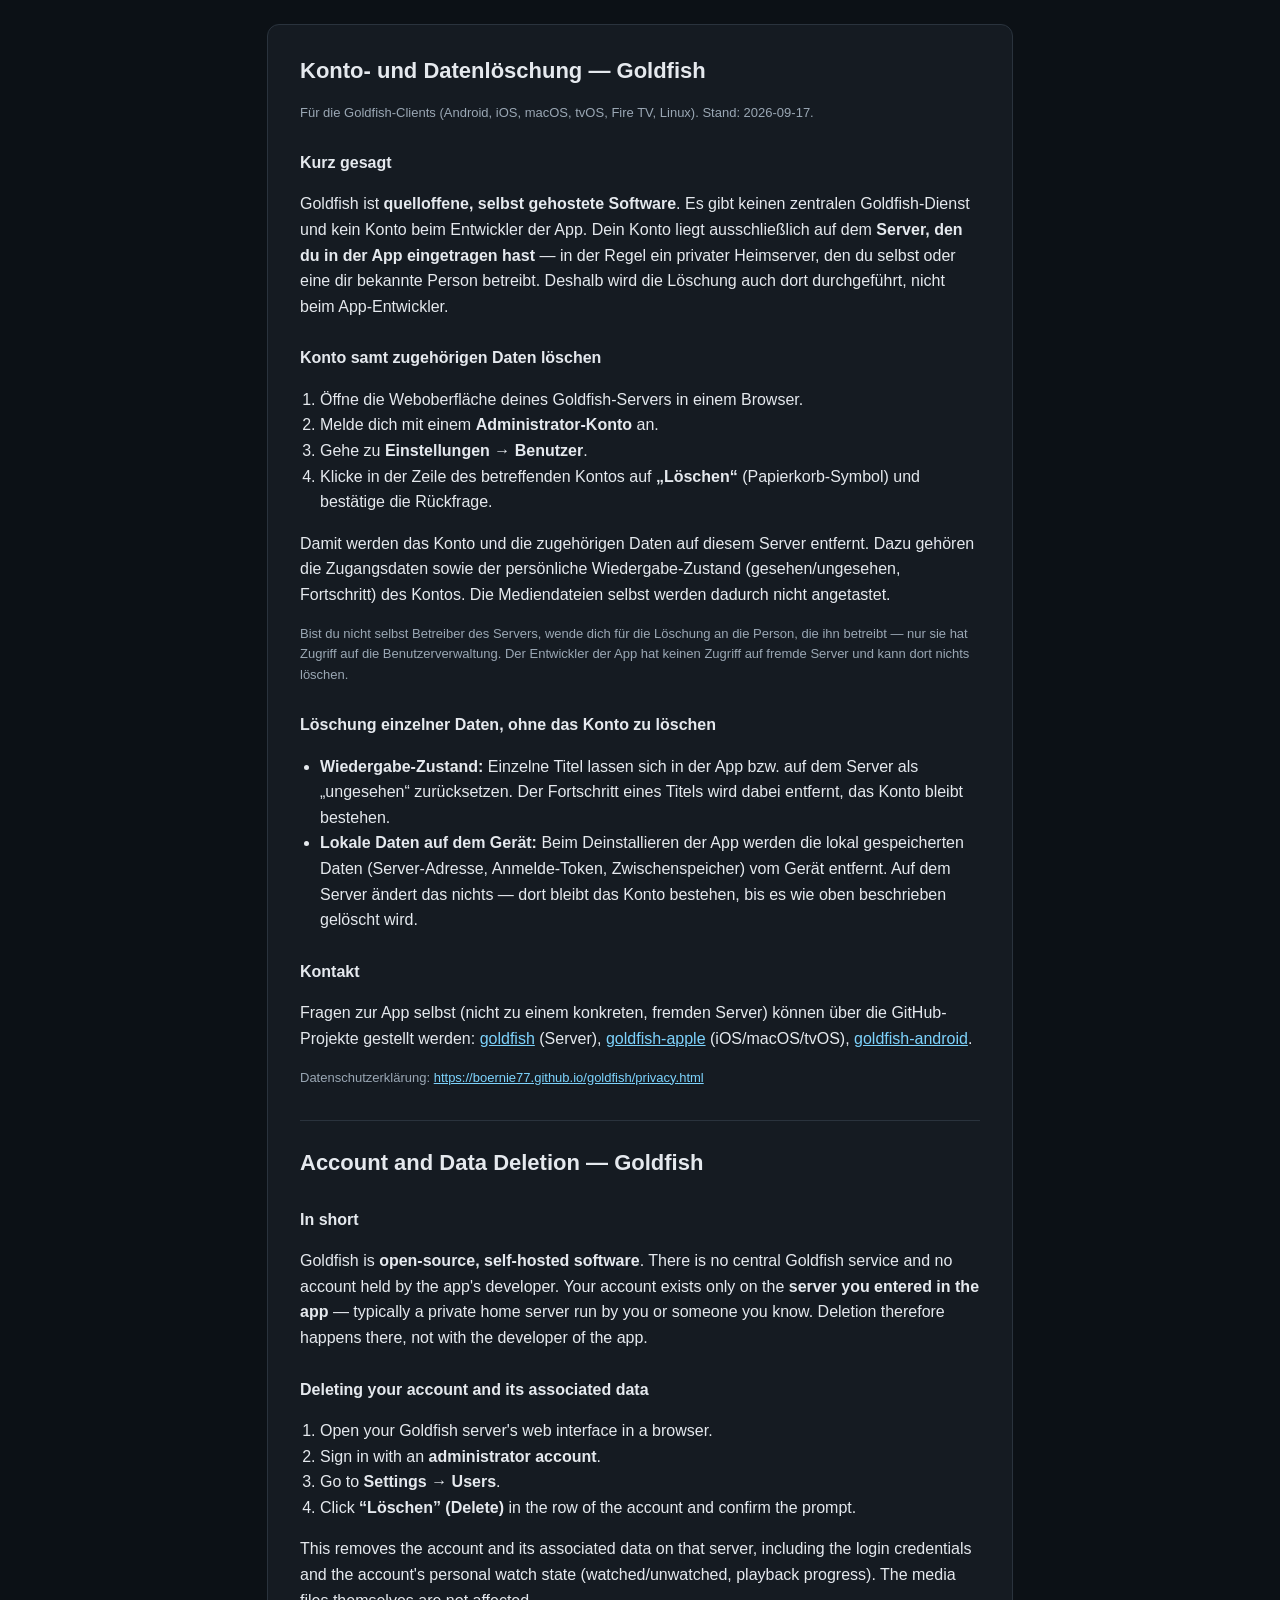
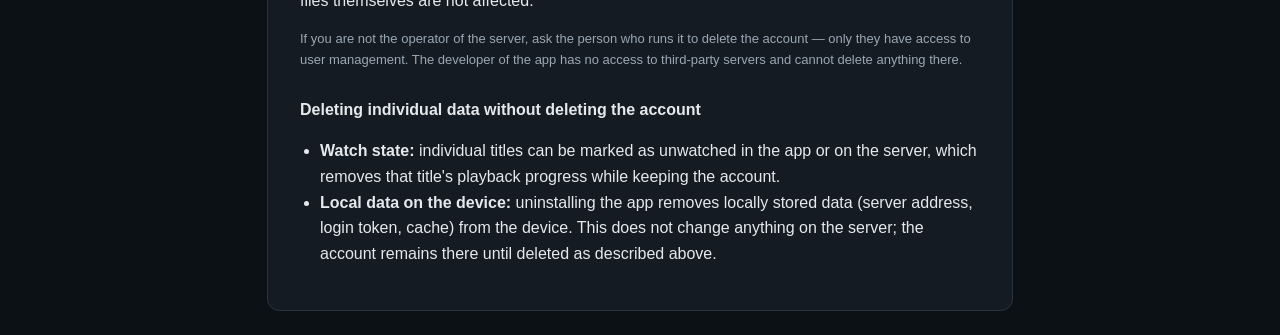
<file: docs/account-deletion.html>
<!doctype html>
<html lang="de">
<head>
<meta charset="utf-8" />
<meta name="viewport" content="width=device-width,initial-scale=1" />
<title>Konto- und Datenlöschung – Goldfish</title>
<style>
  :root { color-scheme: light dark; }
  body {
    font-family: -apple-system, BlinkMacSystemFont, "Segoe UI", Roboto, sans-serif;
    display: flex; justify-content: center; margin: 0; padding: 24px;
    background: #0c1116; color: #e5e9ee;
  }
  .card {
    background: #151b22; border: 1px solid #2a333d; border-radius: 12px;
    padding: 28px 32px; max-width: 680px; width: 100%; line-height: 1.6;
  }
  h1 { margin-top: 0; font-size: 22px; }
  h2 { font-size: 16px; margin-top: 26px; }
  a { color: #7dd3fc; }
  ol, ul { padding-left: 20px; }
  .hint { color: #9aa7b4; font-size: 13px; }
  hr { border: 0; border-top: 1px solid #2a333d; margin: 32px 0 24px; }
</style>
</head>
<body>
<div class="card">
  <h1>Konto- und Datenlöschung — Goldfish</h1>
  <p class="hint">Für die Goldfish-Clients (Android, iOS, macOS, tvOS, Fire TV, Linux). Stand: 2026-09-17.</p>

  <h2>Kurz gesagt</h2>
  <p>
    Goldfish ist <strong>quelloffene, selbst gehostete Software</strong>. Es gibt keinen
    zentralen Goldfish-Dienst und kein Konto beim Entwickler der App. Dein Konto liegt
    ausschließlich auf dem <strong>Server, den du in der App eingetragen hast</strong> —
    in der Regel ein privater Heimserver, den du selbst oder eine dir bekannte Person
    betreibt. Deshalb wird die Löschung auch dort durchgeführt, nicht beim App-Entwickler.
  </p>

  <h2>Konto samt zugehörigen Daten löschen</h2>
  <ol>
    <li>Öffne die Weboberfläche deines Goldfish-Servers in einem Browser.</li>
    <li>Melde dich mit einem <strong>Administrator-Konto</strong> an.</li>
    <li>Gehe zu <strong>Einstellungen → Benutzer</strong>.</li>
    <li>Klicke in der Zeile des betreffenden Kontos auf <strong>„Löschen“</strong> (Papierkorb-Symbol)
      und bestätige die Rückfrage.</li>
  </ol>
  <p>
    Damit werden das Konto und die zugehörigen Daten auf diesem Server entfernt. Dazu
    gehören die Zugangsdaten sowie der persönliche Wiedergabe-Zustand (gesehen/ungesehen,
    Fortschritt) des Kontos. Die Mediendateien selbst werden dadurch nicht angetastet.
  </p>
  <p class="hint">
    Bist du nicht selbst Betreiber des Servers, wende dich für die Löschung an die Person,
    die ihn betreibt — nur sie hat Zugriff auf die Benutzerverwaltung. Der Entwickler der
    App hat keinen Zugriff auf fremde Server und kann dort nichts löschen.
  </p>

  <h2>Löschung einzelner Daten, ohne das Konto zu löschen</h2>
  <ul>
    <li><strong>Wiedergabe-Zustand:</strong> Einzelne Titel lassen sich in der App bzw. auf dem
      Server als „ungesehen“ zurücksetzen. Der Fortschritt eines Titels wird dabei entfernt,
      das Konto bleibt bestehen.</li>
    <li><strong>Lokale Daten auf dem Gerät:</strong> Beim Deinstallieren der App werden die lokal
      gespeicherten Daten (Server-Adresse, Anmelde-Token, Zwischenspeicher) vom Gerät
      entfernt. Auf dem Server ändert das nichts — dort bleibt das Konto bestehen, bis es
      wie oben beschrieben gelöscht wird.</li>
  </ul>

  <h2>Kontakt</h2>
  <p>
    Fragen zur App selbst (nicht zu einem konkreten, fremden Server) können über die
    GitHub-Projekte gestellt werden:
    <a href="https://github.com/boernie77/goldfish" target="_blank" rel="noopener">goldfish</a> (Server),
    <a href="https://github.com/boernie77/goldfish-apple" target="_blank" rel="noopener">goldfish-apple</a> (iOS/macOS/tvOS),
    <a href="https://github.com/boernie77/goldfish-android" target="_blank" rel="noopener">goldfish-android</a>.
  </p>
  <p class="hint">
    Datenschutzerklärung: <a href="privacy.html">https://boernie77.github.io/goldfish/privacy.html</a>
  </p>

  <hr />

  <h1 lang="en">Account and Data Deletion — Goldfish</h1>

  <h2 lang="en">In short</h2>
  <p lang="en">
    Goldfish is <strong>open-source, self-hosted software</strong>. There is no central
    Goldfish service and no account held by the app's developer. Your account exists only on
    the <strong>server you entered in the app</strong> — typically a private home server run by
    you or someone you know. Deletion therefore happens there, not with the developer of the app.
  </p>

  <h2 lang="en">Deleting your account and its associated data</h2>
  <ol lang="en">
    <li>Open your Goldfish server's web interface in a browser.</li>
    <li>Sign in with an <strong>administrator account</strong>.</li>
    <li>Go to <strong>Settings → Users</strong>.</li>
    <li>Click <strong>“Löschen” (Delete)</strong> in the row of the account and confirm the prompt.</li>
  </ol>
  <p lang="en">
    This removes the account and its associated data on that server, including the login
    credentials and the account's personal watch state (watched/unwatched, playback progress).
    The media files themselves are not affected.
  </p>
  <p class="hint" lang="en">
    If you are not the operator of the server, ask the person who runs it to delete the account —
    only they have access to user management. The developer of the app has no access to
    third-party servers and cannot delete anything there.
  </p>

  <h2 lang="en">Deleting individual data without deleting the account</h2>
  <ul lang="en">
    <li><strong>Watch state:</strong> individual titles can be marked as unwatched in the app or on
      the server, which removes that title's playback progress while keeping the account.</li>
    <li><strong>Local data on the device:</strong> uninstalling the app removes locally stored data
      (server address, login token, cache) from the device. This does not change anything on the
      server; the account remains there until deleted as described above.</li>
  </ul>
</div>
</body>
</html>
</file>
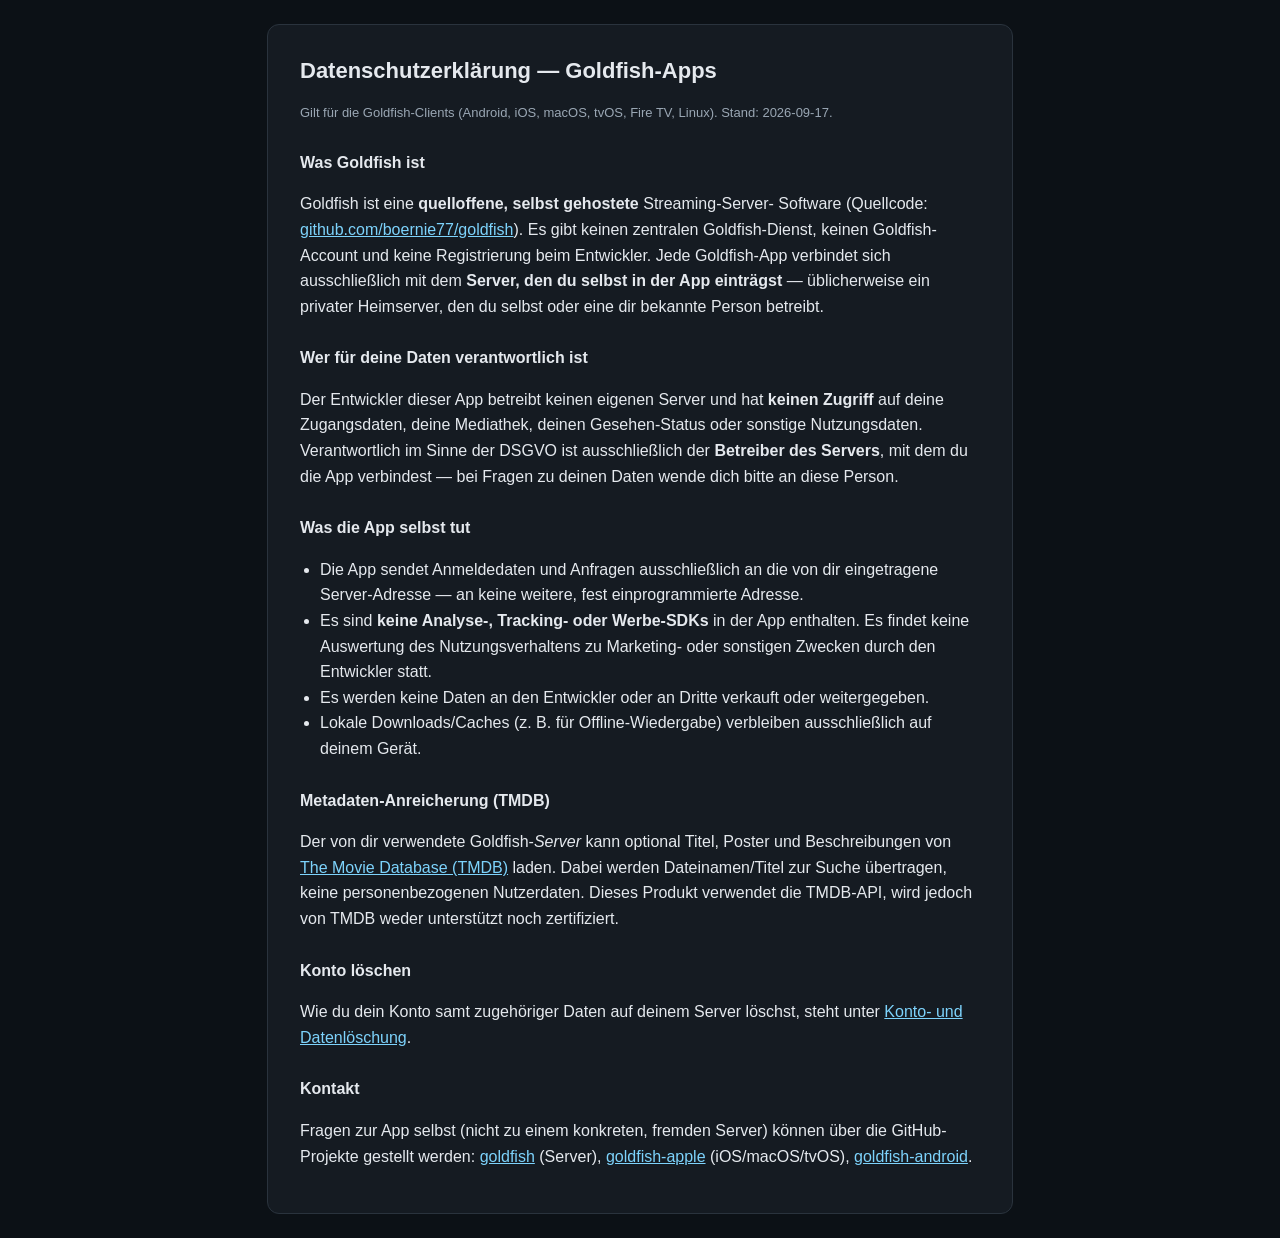
<file: docs/privacy.html>
<!doctype html>
<html lang="de">
<head>
<meta charset="utf-8" />
<meta name="viewport" content="width=device-width,initial-scale=1" />
<title>Datenschutzerklärung – Goldfish</title>
<style>
  :root { color-scheme: light dark; }
  body {
    font-family: -apple-system, BlinkMacSystemFont, "Segoe UI", Roboto, sans-serif;
    display: flex; justify-content: center; margin: 0; padding: 24px;
    background: #0c1116; color: #e5e9ee;
  }
  .card {
    background: #151b22; border: 1px solid #2a333d; border-radius: 12px;
    padding: 28px 32px; max-width: 680px; width: 100%; line-height: 1.6;
  }
  h1 { margin-top: 0; font-size: 22px; }
  h2 { font-size: 16px; margin-top: 26px; }
  a { color: #7dd3fc; }
  ul { padding-left: 20px; }
  .hint { color: #9aa7b4; font-size: 13px; }
</style>
</head>
<body>
<div class="card">
  <h1>Datenschutzerklärung — Goldfish-Apps</h1>
  <p class="hint">Gilt für die Goldfish-Clients (Android, iOS, macOS, tvOS, Fire TV, Linux). Stand: 2026-09-17.</p>

  <h2>Was Goldfish ist</h2>
  <p>
    Goldfish ist eine <strong>quelloffene, selbst gehostete</strong> Streaming-Server-
    Software (Quellcode: <a href="https://github.com/boernie77/goldfish" target="_blank" rel="noopener">github.com/boernie77/goldfish</a>).
    Es gibt keinen zentralen Goldfish-Dienst, keinen Goldfish-Account und keine
    Registrierung beim Entwickler. Jede Goldfish-App verbindet sich ausschließlich
    mit dem <strong>Server, den du selbst in der App einträgst</strong> —
    üblicherweise ein privater Heimserver, den du selbst oder eine dir bekannte
    Person betreibt.
  </p>

  <h2>Wer für deine Daten verantwortlich ist</h2>
  <p>
    Der Entwickler dieser App betreibt keinen eigenen Server und hat <strong>keinen
    Zugriff</strong> auf deine Zugangsdaten, deine Mediathek, deinen Gesehen-Status
    oder sonstige Nutzungsdaten. Verantwortlich im Sinne der DSGVO ist ausschließlich
    der <strong>Betreiber des Servers</strong>, mit dem du die App verbindest — bei
    Fragen zu deinen Daten wende dich bitte an diese Person.
  </p>

  <h2>Was die App selbst tut</h2>
  <ul>
    <li>Die App sendet Anmeldedaten und Anfragen ausschließlich an die von dir
      eingetragene Server-Adresse — an keine weitere, fest einprogrammierte
      Adresse.</li>
    <li>Es sind <strong>keine Analyse-, Tracking- oder Werbe-SDKs</strong> in der
      App enthalten. Es findet keine Auswertung des Nutzungsverhaltens zu
      Marketing- oder sonstigen Zwecken durch den Entwickler statt.</li>
    <li>Es werden keine Daten an den Entwickler oder an Dritte verkauft oder
      weitergegeben.</li>
    <li>Lokale Downloads/Caches (z. B. für Offline-Wiedergabe) verbleiben
      ausschließlich auf deinem Gerät.</li>
  </ul>

  <h2>Metadaten-Anreicherung (TMDB)</h2>
  <p>
    Der von dir verwendete Goldfish-<em>Server</em> kann optional Titel,
    Poster und Beschreibungen von <a href="https://www.themoviedb.org/" target="_blank" rel="noopener">
    The Movie Database (TMDB)</a> laden. Dabei werden Dateinamen/Titel zur
    Suche übertragen, keine personenbezogenen Nutzerdaten. Dieses Produkt
    verwendet die TMDB-API, wird jedoch von TMDB weder unterstützt noch
    zertifiziert.
  </p>

  <h2>Konto löschen</h2>
  <p>
    Wie du dein Konto samt zugehöriger Daten auf deinem Server löschst, steht unter
    <a href="account-deletion.html">Konto- und Datenlöschung</a>.
  </p>

  <h2>Kontakt</h2>
  <p>
    Fragen zur App selbst (nicht zu einem konkreten, fremden Server) können
    über die GitHub-Projekte gestellt werden:
    <a href="https://github.com/boernie77/goldfish" target="_blank" rel="noopener">goldfish</a> (Server),
    <a href="https://github.com/boernie77/goldfish-apple" target="_blank" rel="noopener">goldfish-apple</a> (iOS/macOS/tvOS),
    <a href="https://github.com/boernie77/goldfish-android" target="_blank" rel="noopener">goldfish-android</a>.
  </p>
</div>
</body>
</html>
</file>
